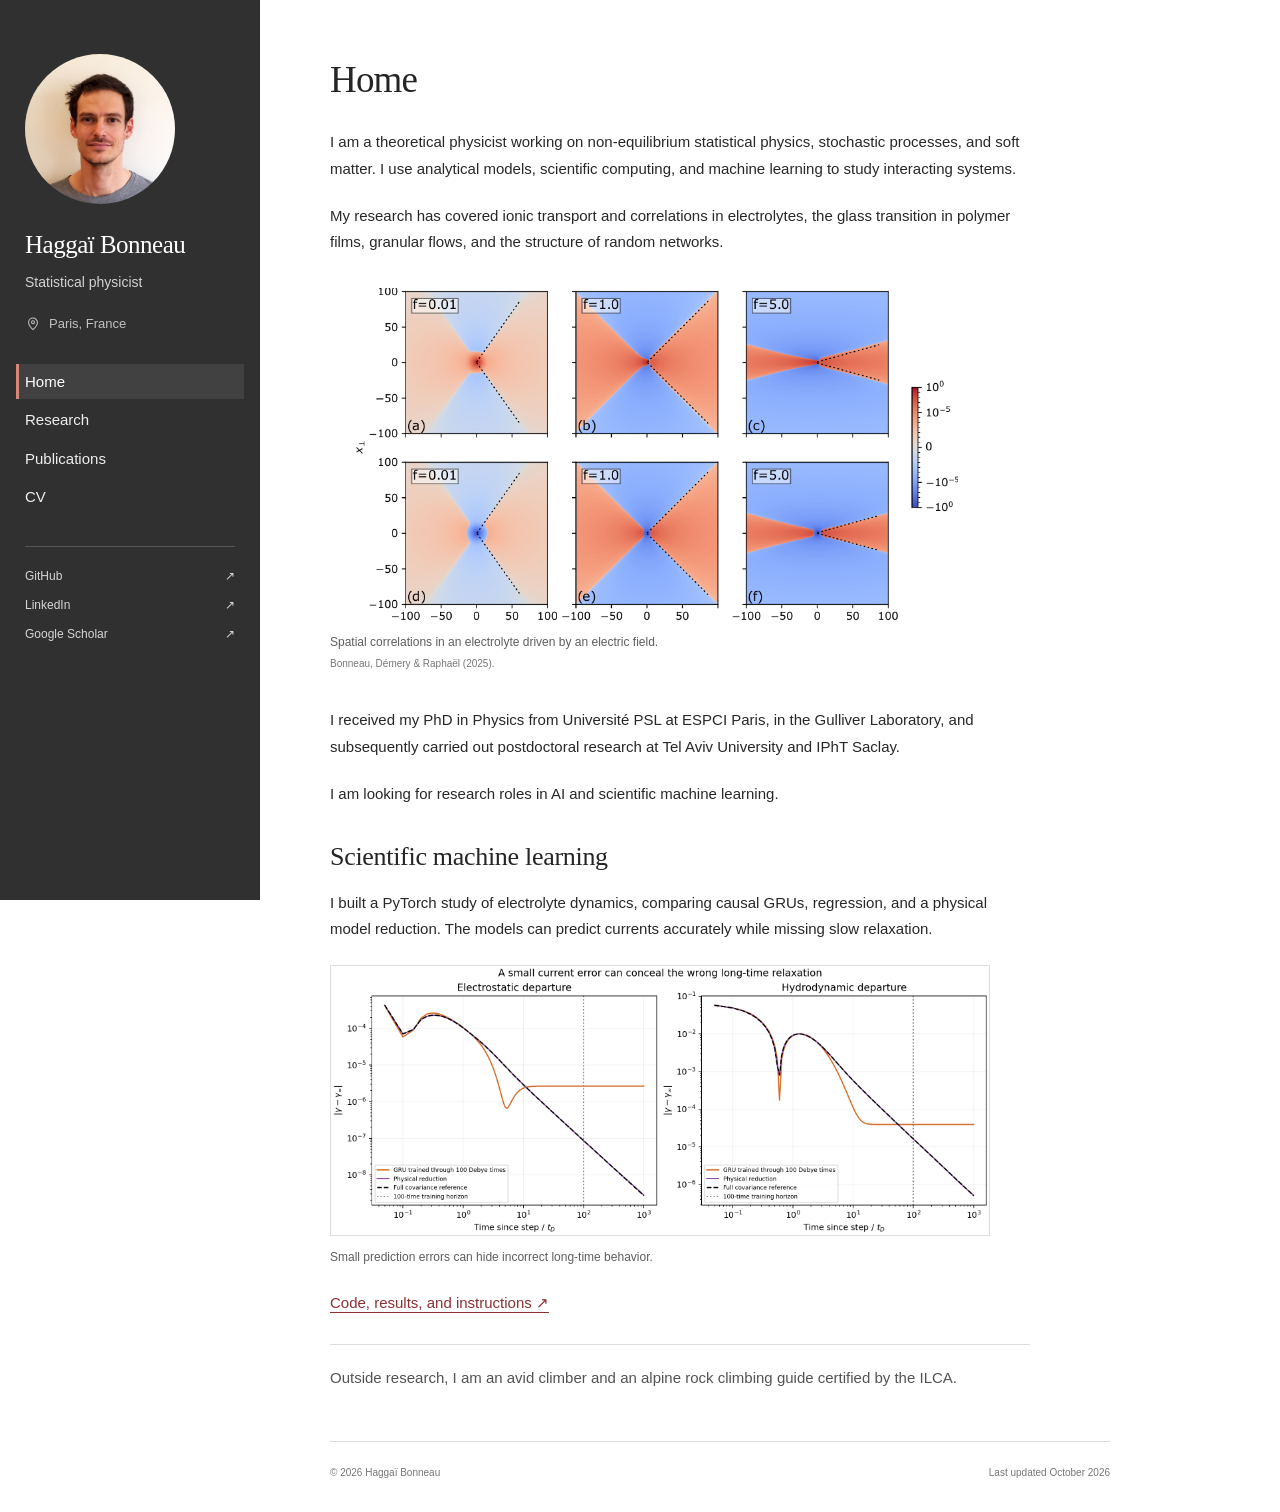
<file: index.html>
<!doctype html>
<html lang="en"><head><meta charset="utf-8"><meta name="viewport" content="width=device-width, initial-scale=1"><meta name="description" content="Haggaï Bonneau — statistical physicist working on scientific machine learning, stochastic processes, and soft matter. Research, projects, and CV."><meta name="theme-color" content="#303030"><title>Haggaï Bonneau | Statistical Physicist</title><link rel="icon" href="data:,"><link rel="stylesheet" href="style.css?v=20261028-ml-project"><link rel="canonical" href="https://hbonneau.github.io/"><meta property="og:site_name" content="Haggaï Bonneau"><meta property="og:title" content="Haggaï Bonneau | Statistical Physicist"><meta property="og:url" content="https://hbonneau.github.io/"><meta property="og:type" content="website"><meta property="og:image" content="https://hbonneau.github.io/assets/portrait.jpg"><meta property="og:image:alt" content="Haggaï Bonneau"><script type="application/ld+json">{"@context": "https://schema.org", "@type": "Person", "name": "Haggaï Bonneau", "alternateName": "Haggai Bonneau", "url": "https://hbonneau.github.io/", "image": "https://hbonneau.github.io/assets/portrait.jpg", "jobTitle": "Statistical physicist", "sameAs": ["https://www.linkedin.com/in/haggai-bonneau", "https://scholar.google.com/citations?user=iTKDGOEAAAAJ"]}</script></head>
<body><a class="skip" href="#main">Skip to content</a><div class="site-shell"><aside class="sidebar"><a href="index.html" class="identity" aria-label="Haggaï Bonneau homepage"><img class="portrait" src="assets/portrait.jpg" width="1321" height="1331" alt="Haggaï Bonneau"><span class="name">Haggaï Bonneau</span></a><p class="role">Statistical physicist</p><p class="location"><svg viewBox="0 0 20 20" aria-hidden="true"><path d="M15.5 8c0 4-5.5 9-5.5 9S4.5 12 4.5 8a5.5 5.5 0 1 1 11 0Z"/><circle cx="10" cy="7.8" r="1.8"/></svg>Paris, France</p><nav aria-label="Main navigation"><a href="index.html" aria-current="page">Home</a><a href="research.html">Research</a><a href="publications.html">Publications</a><a href="cv.html">CV</a></nav><div class="sidebar-links"><a href="https://github.com/HBonneau" target="_blank" rel="noopener noreferrer">GitHub <span aria-hidden="true">↗</span></a><a href="https://www.linkedin.com/in/haggai-bonneau" target="_blank" rel="noopener noreferrer">LinkedIn <span aria-hidden="true">↗</span></a><a href="https://scholar.google.com/citations?user=iTKDGOEAAAAJ&amp;hl=iw&amp;oi=ao" target="_blank" rel="noopener noreferrer">Google Scholar <span aria-hidden="true">↗</span></a></div></aside><div class="main-column"><main id="main"><section class="about" aria-labelledby="about-title"><h1 id="about-title">Home</h1><p>I am a theoretical physicist working on non-equilibrium statistical physics, stochastic processes, and soft matter. I use analytical models, scientific computing, and machine learning to study interacting systems.</p><p>My research has covered ionic transport and correlations in electrolytes, the glass transition in polymer films, granular flows, and the structure of random networks.</p><figure class="home-research"><a href="research.html#electrolytes" aria-label="Read about ionic transport and correlations"><img src="assets/research/ionic-correlations.png" width="1014" height="511" alt="Six ion correlation maps showing conical patterns at three applied electric field strengths"></a><figcaption>Spatial correlations in an electrolyte driven by an electric field.<span class="figure-source">Bonneau, Démery &amp; Raphaël (2025).</span></figcaption></figure><p>I received my PhD in Physics from Université PSL at ESPCI Paris, in the Gulliver Laboratory, and subsequently carried out postdoctoral research at Tel Aviv University and IPhT Saclay.</p><p>I am looking for research roles in AI and scientific machine learning.</p><section class="ml-project" aria-labelledby="ml-title"><h2 id="ml-title">Scientific machine learning</h2><p>I built a PyTorch study of electrolyte dynamics, comparing causal GRUs, regression, and a physical model reduction. The models can predict currents accurately while missing slow relaxation.</p><figure class="home-research"><a href="https://github.com/HBonneau/electrolyte-memory-surrogates" aria-label="View the electrolyte machine learning project"><img src="assets/projects/electrolyte-relaxation.png" width="1980" height="810" loading="lazy" alt="The GRU plateaus while the physical reference and reduced model continue to relax"></a><figcaption>Small prediction errors can hide incorrect long-time behavior.</figcaption></figure><p><a href="https://github.com/HBonneau/electrolyte-memory-surrogates">Code, results, and instructions ↗</a></p></section><p class="personal-note">Outside research, I am an avid climber and an alpine rock climbing guide certified by the ILCA.</p></section></main><footer><span>© 2026 Haggaï Bonneau</span><span>Last updated October 2026</span></footer></div></div><script src="script.js"></script></body></html>
</file>
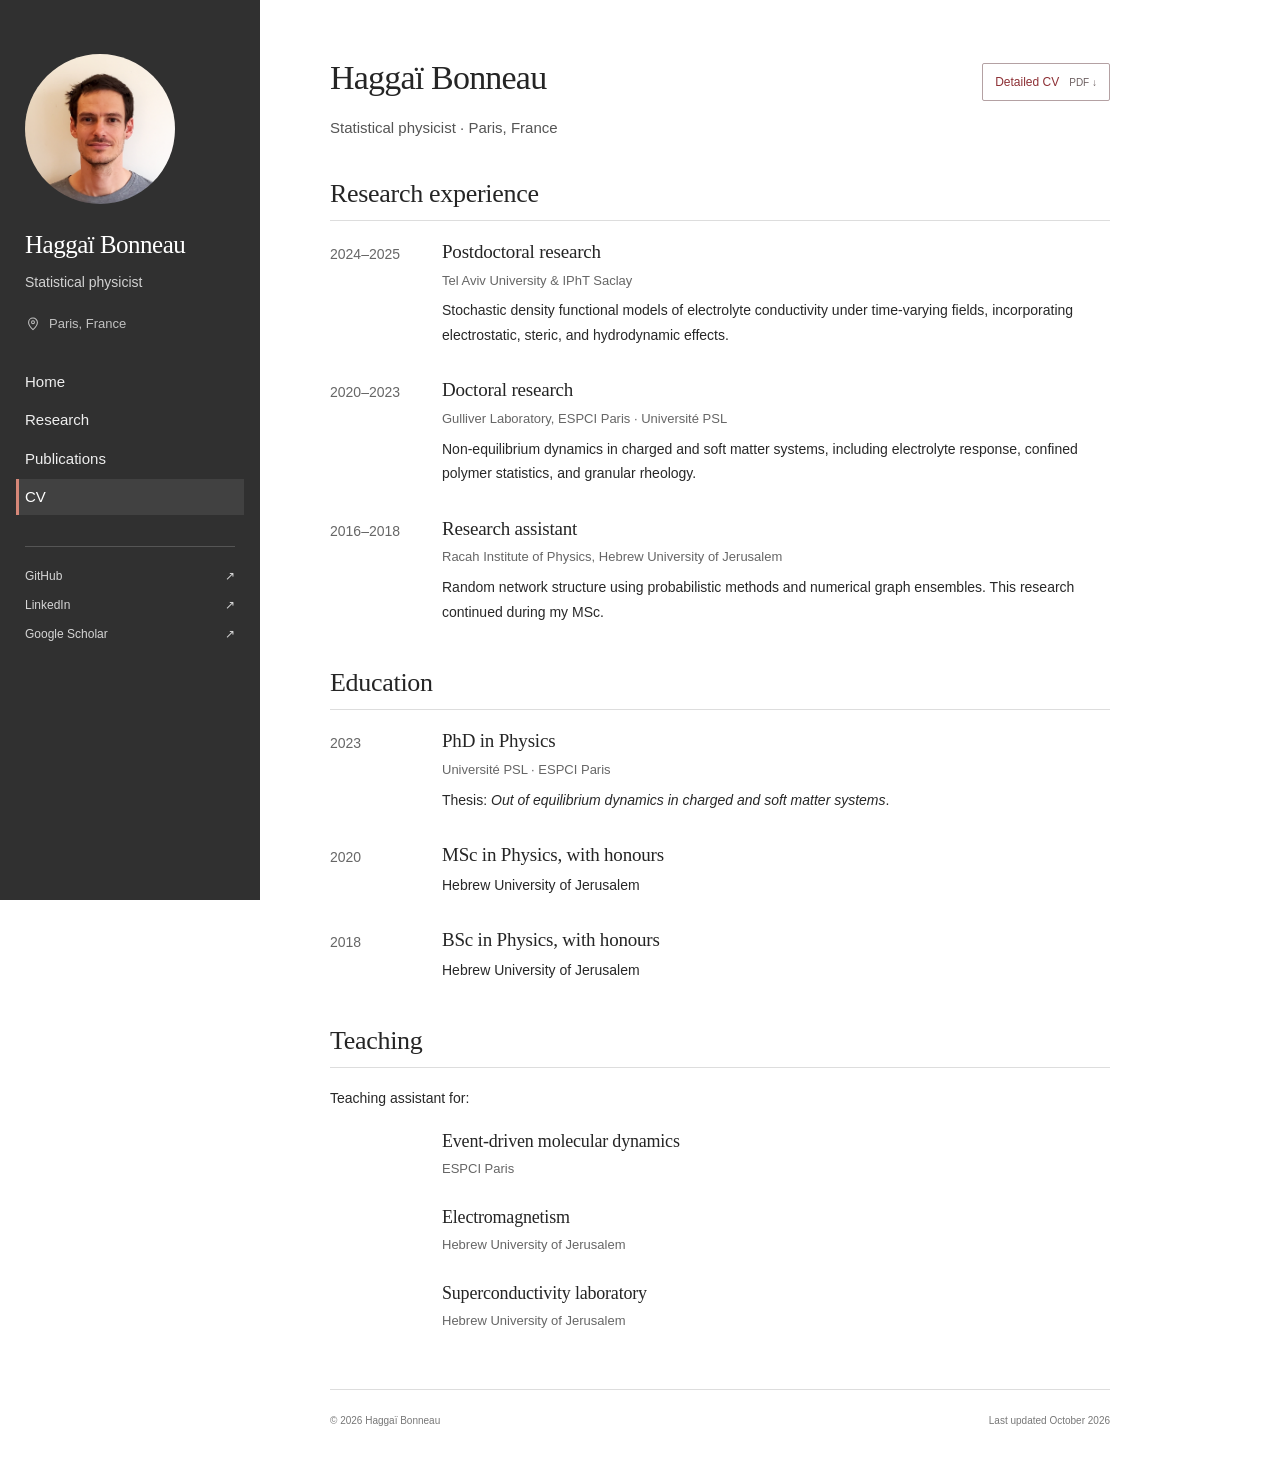
<file: cv.html>
<!doctype html>
<html lang="en"><head><meta charset="utf-8"><meta name="viewport" content="width=device-width, initial-scale=1"><meta name="description" content="Haggaï Bonneau — statistical physicist working on scientific machine learning, stochastic processes, and soft matter. Research, projects, and CV."><meta name="theme-color" content="#303030"><title>Curriculum vitae | Haggaï Bonneau</title><link rel="icon" href="data:,"><link rel="stylesheet" href="style.css?v=20261028-ml-project"><link rel="canonical" href="https://hbonneau.github.io/cv.html"><meta property="og:site_name" content="Haggaï Bonneau"><meta property="og:title" content="Curriculum vitae | Haggaï Bonneau"><meta property="og:url" content="https://hbonneau.github.io/cv.html"><meta property="og:type" content="website"><meta property="og:image" content="https://hbonneau.github.io/assets/portrait.jpg"><meta property="og:image:alt" content="Haggaï Bonneau"></head>
<body><a class="skip" href="#main">Skip to content</a><div class="site-shell"><aside class="sidebar"><a href="index.html" class="identity" aria-label="Haggaï Bonneau homepage"><img class="portrait" src="assets/portrait.jpg" width="1321" height="1331" alt="Haggaï Bonneau"><span class="name">Haggaï Bonneau</span></a><p class="role">Statistical physicist</p><p class="location"><svg viewBox="0 0 20 20" aria-hidden="true"><path d="M15.5 8c0 4-5.5 9-5.5 9S4.5 12 4.5 8a5.5 5.5 0 1 1 11 0Z"/><circle cx="10" cy="7.8" r="1.8"/></svg>Paris, France</p><nav aria-label="Main navigation"><a href="index.html">Home</a><a href="research.html">Research</a><a href="publications.html">Publications</a><a href="cv.html" aria-current="page">CV</a></nav><div class="sidebar-links"><a href="https://github.com/HBonneau" target="_blank" rel="noopener noreferrer">GitHub <span aria-hidden="true">↗</span></a><a href="https://www.linkedin.com/in/haggai-bonneau" target="_blank" rel="noopener noreferrer">LinkedIn <span aria-hidden="true">↗</span></a><a href="https://scholar.google.com/citations?user=iTKDGOEAAAAJ&amp;hl=iw&amp;oi=ao" target="_blank" rel="noopener noreferrer">Google Scholar <span aria-hidden="true">↗</span></a></div></aside><div class="main-column"><main id="main"><section><div class="cv-heading"><h1>Haggaï Bonneau</h1><a class="download-button" href="assets/Haggai-Bonneau-Detailed-CV.pdf" download="Haggai-Bonneau-Detailed-CV.pdf">Detailed CV <span class="pdf-label">PDF ↓</span></a></div><p class="intro">Statistical physicist · Paris, France<span class="print-contact"><br><a href="https://www.linkedin.com/in/haggai-bonneau">linkedin.com/in/haggai-bonneau</a></span></p><h2 class="cv-section">Research experience</h2><div class="timeline"><article><p class="period">2024–2025</p><div><h3>Postdoctoral research</h3><p class="institution">Tel Aviv University &amp; IPhT Saclay</p><p>Stochastic density functional models of electrolyte conductivity under time-varying fields, incorporating electrostatic, steric, and hydrodynamic effects.</p></div></article><article><p class="period">2020–2023</p><div><h3>Doctoral research</h3><p class="institution">Gulliver Laboratory, ESPCI Paris · Université PSL</p><p>Non-equilibrium dynamics in charged and soft matter systems, including electrolyte response, confined polymer statistics, and granular rheology.</p></div></article><article><p class="period">2016–2018</p><div><h3>Research assistant</h3><p class="institution">Racah Institute of Physics, Hebrew University of Jerusalem</p><p>Random network structure using probabilistic methods and numerical graph ensembles. This research continued during my MSc.</p></div></article></div><h2 class="cv-section">Education</h2><div class="timeline"><article><p class="period">2023</p><div><h3>PhD in Physics</h3><p class="institution">Université PSL · ESPCI Paris</p><p>Thesis: <i>Out of equilibrium dynamics in charged and soft matter systems</i>.</p></div></article><article><p class="period">2020</p><div><h3>MSc in Physics, with honours</h3><p>Hebrew University of Jerusalem</p></div></article><article><p class="period">2018</p><div><h3>BSc in Physics, with honours</h3><p>Hebrew University of Jerusalem</p></div></article></div><h2 class="cv-section">Teaching</h2><p class="teaching-intro">Teaching assistant for:</p><div class="timeline teaching-timeline"><article><div><h3>Event-driven molecular dynamics</h3><p class="institution">ESPCI Paris</p></div></article><article><div><h3>Electromagnetism</h3><p class="institution">Hebrew University of Jerusalem</p></div></article><article><div><h3>Superconductivity laboratory</h3><p class="institution">Hebrew University of Jerusalem</p></div></article></div></section></main><footer><span>© 2026 Haggaï Bonneau</span><span>Last updated October 2026</span></footer></div></div><script src="script.js"></script></body></html>
</file>
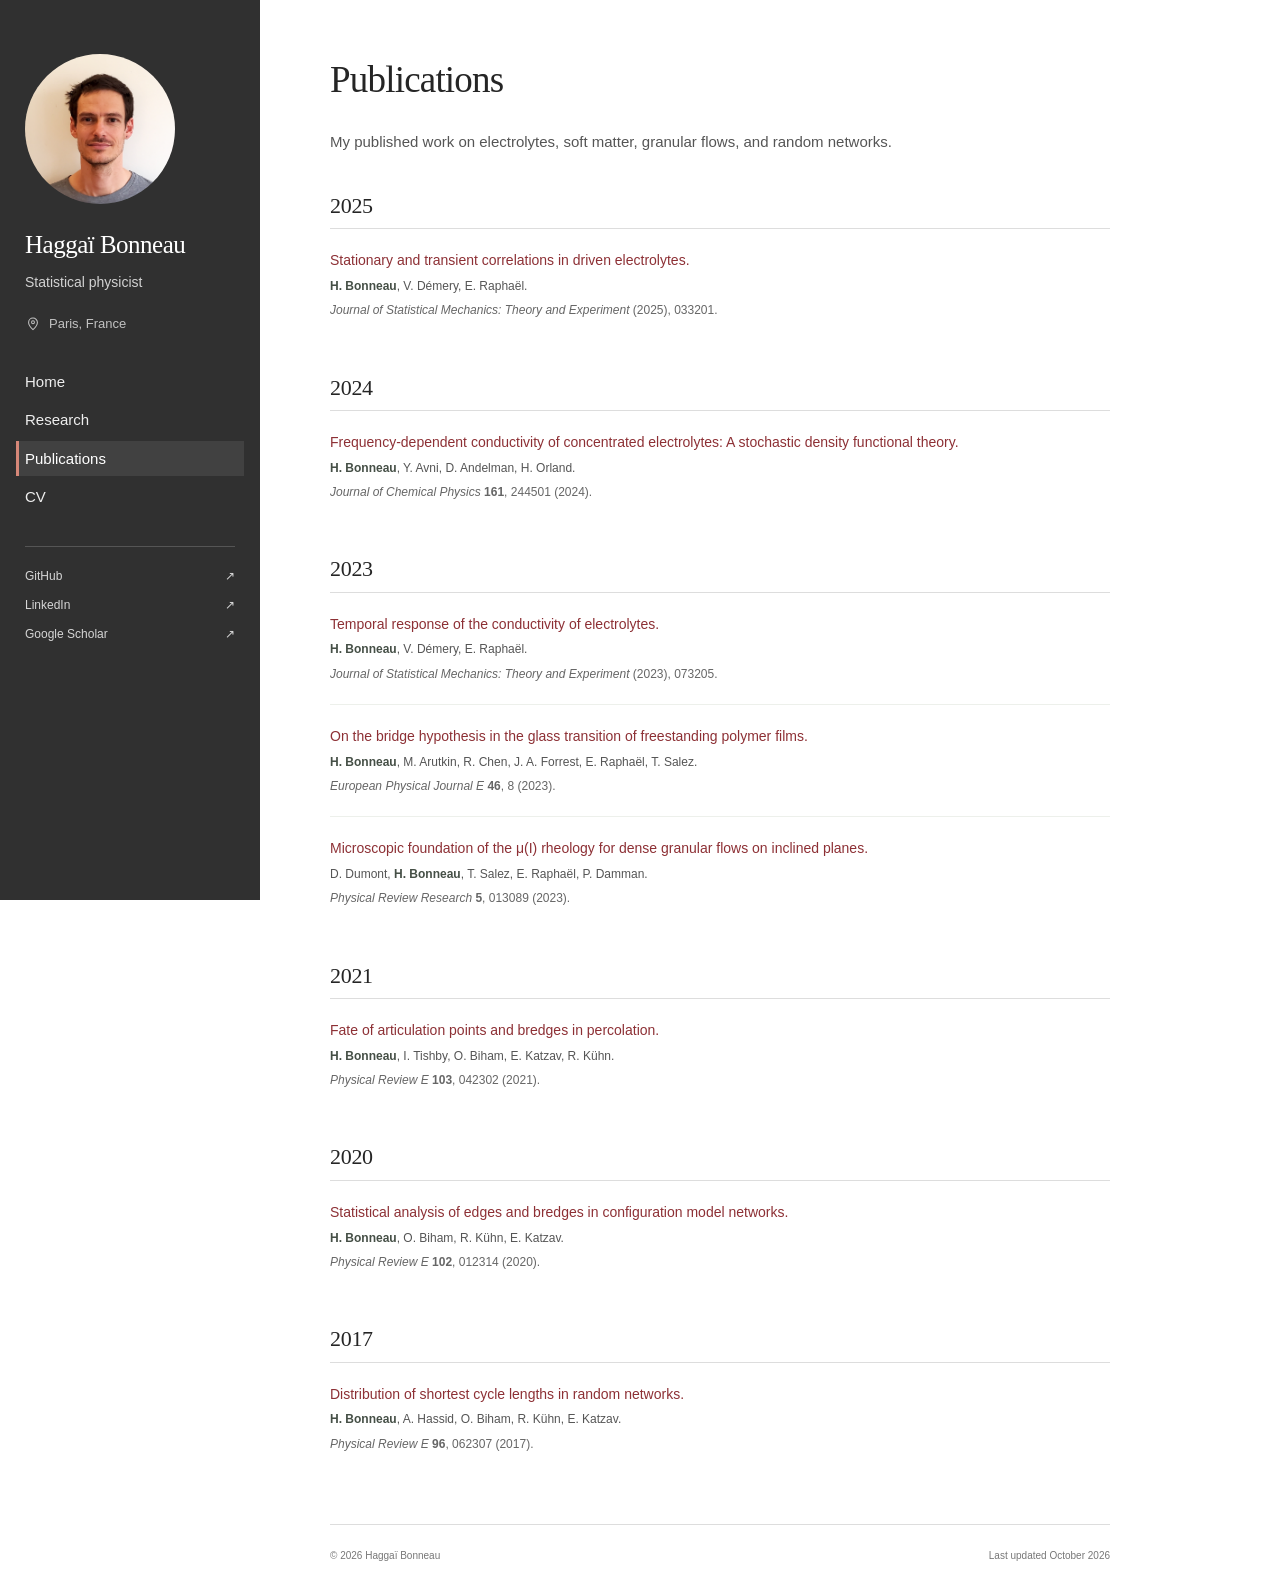
<file: publications.html>
<!doctype html>
<html lang="en"><head><meta charset="utf-8"><meta name="viewport" content="width=device-width, initial-scale=1"><meta name="description" content="Haggaï Bonneau — statistical physicist working on scientific machine learning, stochastic processes, and soft matter. Research, projects, and CV."><meta name="theme-color" content="#303030"><title>Publications | Haggaï Bonneau</title><link rel="icon" href="data:,"><link rel="stylesheet" href="style.css?v=20261028-ml-project"><link rel="canonical" href="https://hbonneau.github.io/publications.html"><meta property="og:site_name" content="Haggaï Bonneau"><meta property="og:title" content="Publications | Haggaï Bonneau"><meta property="og:url" content="https://hbonneau.github.io/publications.html"><meta property="og:type" content="website"><meta property="og:image" content="https://hbonneau.github.io/assets/portrait.jpg"><meta property="og:image:alt" content="Haggaï Bonneau"></head>
<body><a class="skip" href="#main">Skip to content</a><div class="site-shell"><aside class="sidebar"><a href="index.html" class="identity" aria-label="Haggaï Bonneau homepage"><img class="portrait" src="assets/portrait.jpg" width="1321" height="1331" alt="Haggaï Bonneau"><span class="name">Haggaï Bonneau</span></a><p class="role">Statistical physicist</p><p class="location"><svg viewBox="0 0 20 20" aria-hidden="true"><path d="M15.5 8c0 4-5.5 9-5.5 9S4.5 12 4.5 8a5.5 5.5 0 1 1 11 0Z"/><circle cx="10" cy="7.8" r="1.8"/></svg>Paris, France</p><nav aria-label="Main navigation"><a href="index.html">Home</a><a href="research.html">Research</a><a href="publications.html" aria-current="page">Publications</a><a href="cv.html">CV</a></nav><div class="sidebar-links"><a href="https://github.com/HBonneau" target="_blank" rel="noopener noreferrer">GitHub <span aria-hidden="true">↗</span></a><a href="https://www.linkedin.com/in/haggai-bonneau" target="_blank" rel="noopener noreferrer">LinkedIn <span aria-hidden="true">↗</span></a><a href="https://scholar.google.com/citations?user=iTKDGOEAAAAJ&amp;hl=iw&amp;oi=ao" target="_blank" rel="noopener noreferrer">Google Scholar <span aria-hidden="true">↗</span></a></div></aside><div class="main-column"><main id="main"><section><h1>Publications</h1><p class="intro">My published work on electrolytes, soft matter, granular flows, and random networks.</p><h2 class="year-heading">2025</h2><ol class="publication-list"><li class="publication"><a class="paper-title" href="https://doi.org/10.1088/1742-5468/adb4ce">Stationary and transient correlations in driven electrolytes.</a><p class="authors"><strong>H. Bonneau</strong>, V. Démery, E. Raphaël.</p><p class="journal"><i>Journal of Statistical Mechanics: Theory and Experiment</i> (2025), 033201. <a class="doi" href="https://doi.org/10.1088/1742-5468/adb4ce" aria-label="DOI for Stationary and transient correlations in driven electrolytes.">DOI ↗</a></p></li></ol><h2 class="year-heading">2024</h2><ol class="publication-list"><li class="publication"><a class="paper-title" href="https://doi.org/10.1063/5.0236073">Frequency-dependent conductivity of concentrated electrolytes: A stochastic density functional theory.</a><p class="authors"><strong>H. Bonneau</strong>, Y. Avni, D. Andelman, H. Orland.</p><p class="journal"><i>Journal of Chemical Physics</i> <b>161</b>, 244501 (2024). <a class="doi" href="https://doi.org/10.1063/5.0236073" aria-label="DOI for Frequency-dependent conductivity of concentrated electrolytes: A stochastic density functional theory.">DOI ↗</a></p></li></ol><h2 class="year-heading">2023</h2><ol class="publication-list"><li class="publication"><a class="paper-title" href="https://doi.org/10.1088/1742-5468/acdced">Temporal response of the conductivity of electrolytes.</a><p class="authors"><strong>H. Bonneau</strong>, V. Démery, E. Raphaël.</p><p class="journal"><i>Journal of Statistical Mechanics: Theory and Experiment</i> (2023), 073205. <a class="doi" href="https://doi.org/10.1088/1742-5468/acdced" aria-label="DOI for Temporal response of the conductivity of electrolytes.">DOI ↗</a></p></li><li class="publication"><a class="paper-title" href="https://doi.org/10.1140/epje/s10189-023-00272-z">On the bridge hypothesis in the glass transition of freestanding polymer films.</a><p class="authors"><strong>H. Bonneau</strong>, M. Arutkin, R. Chen, J. A. Forrest, E. Raphaël, T. Salez.</p><p class="journal"><i>European Physical Journal E</i> <b>46</b>, 8 (2023). <a class="doi" href="https://doi.org/10.1140/epje/s10189-023-00272-z" aria-label="DOI for On the bridge hypothesis in the glass transition of freestanding polymer films.">DOI ↗</a></p></li><li class="publication"><a class="paper-title" href="https://doi.org/10.1103/PhysRevResearch.5.013089">Microscopic foundation of the μ(I) rheology for dense granular flows on inclined planes.</a><p class="authors">D. Dumont, <strong>H. Bonneau</strong>, T. Salez, E. Raphaël, P. Damman.</p><p class="journal"><i>Physical Review Research</i> <b>5</b>, 013089 (2023). <a class="doi" href="https://doi.org/10.1103/PhysRevResearch.5.013089" aria-label="DOI for Microscopic foundation of the μ(I) rheology for dense granular flows on inclined planes.">DOI ↗</a></p></li></ol><h2 class="year-heading">2021</h2><ol class="publication-list"><li class="publication"><a class="paper-title" href="https://doi.org/10.1103/PhysRevE.103.042302">Fate of articulation points and bredges in percolation.</a><p class="authors"><strong>H. Bonneau</strong>, I. Tishby, O. Biham, E. Katzav, R. Kühn.</p><p class="journal"><i>Physical Review E</i> <b>103</b>, 042302 (2021). <a class="doi" href="https://doi.org/10.1103/PhysRevE.103.042302" aria-label="DOI for Fate of articulation points and bredges in percolation.">DOI ↗</a></p></li></ol><h2 class="year-heading">2020</h2><ol class="publication-list"><li class="publication"><a class="paper-title" href="https://doi.org/10.1103/PhysRevE.102.012314">Statistical analysis of edges and bredges in configuration model networks.</a><p class="authors"><strong>H. Bonneau</strong>, O. Biham, R. Kühn, E. Katzav.</p><p class="journal"><i>Physical Review E</i> <b>102</b>, 012314 (2020). <a class="doi" href="https://doi.org/10.1103/PhysRevE.102.012314" aria-label="DOI for Statistical analysis of edges and bredges in configuration model networks.">DOI ↗</a></p></li></ol><h2 class="year-heading">2017</h2><ol class="publication-list"><li class="publication"><a class="paper-title" href="https://doi.org/10.1103/PhysRevE.96.062307">Distribution of shortest cycle lengths in random networks.</a><p class="authors"><strong>H. Bonneau</strong>, A. Hassid, O. Biham, R. Kühn, E. Katzav.</p><p class="journal"><i>Physical Review E</i> <b>96</b>, 062307 (2017). <a class="doi" href="https://doi.org/10.1103/PhysRevE.96.062307" aria-label="DOI for Distribution of shortest cycle lengths in random networks.">DOI ↗</a></p></li></ol></section></main><footer><span>© 2026 Haggaï Bonneau</span><span>Last updated October 2026</span></footer></div></div><script src="script.js"></script></body></html>
</file>
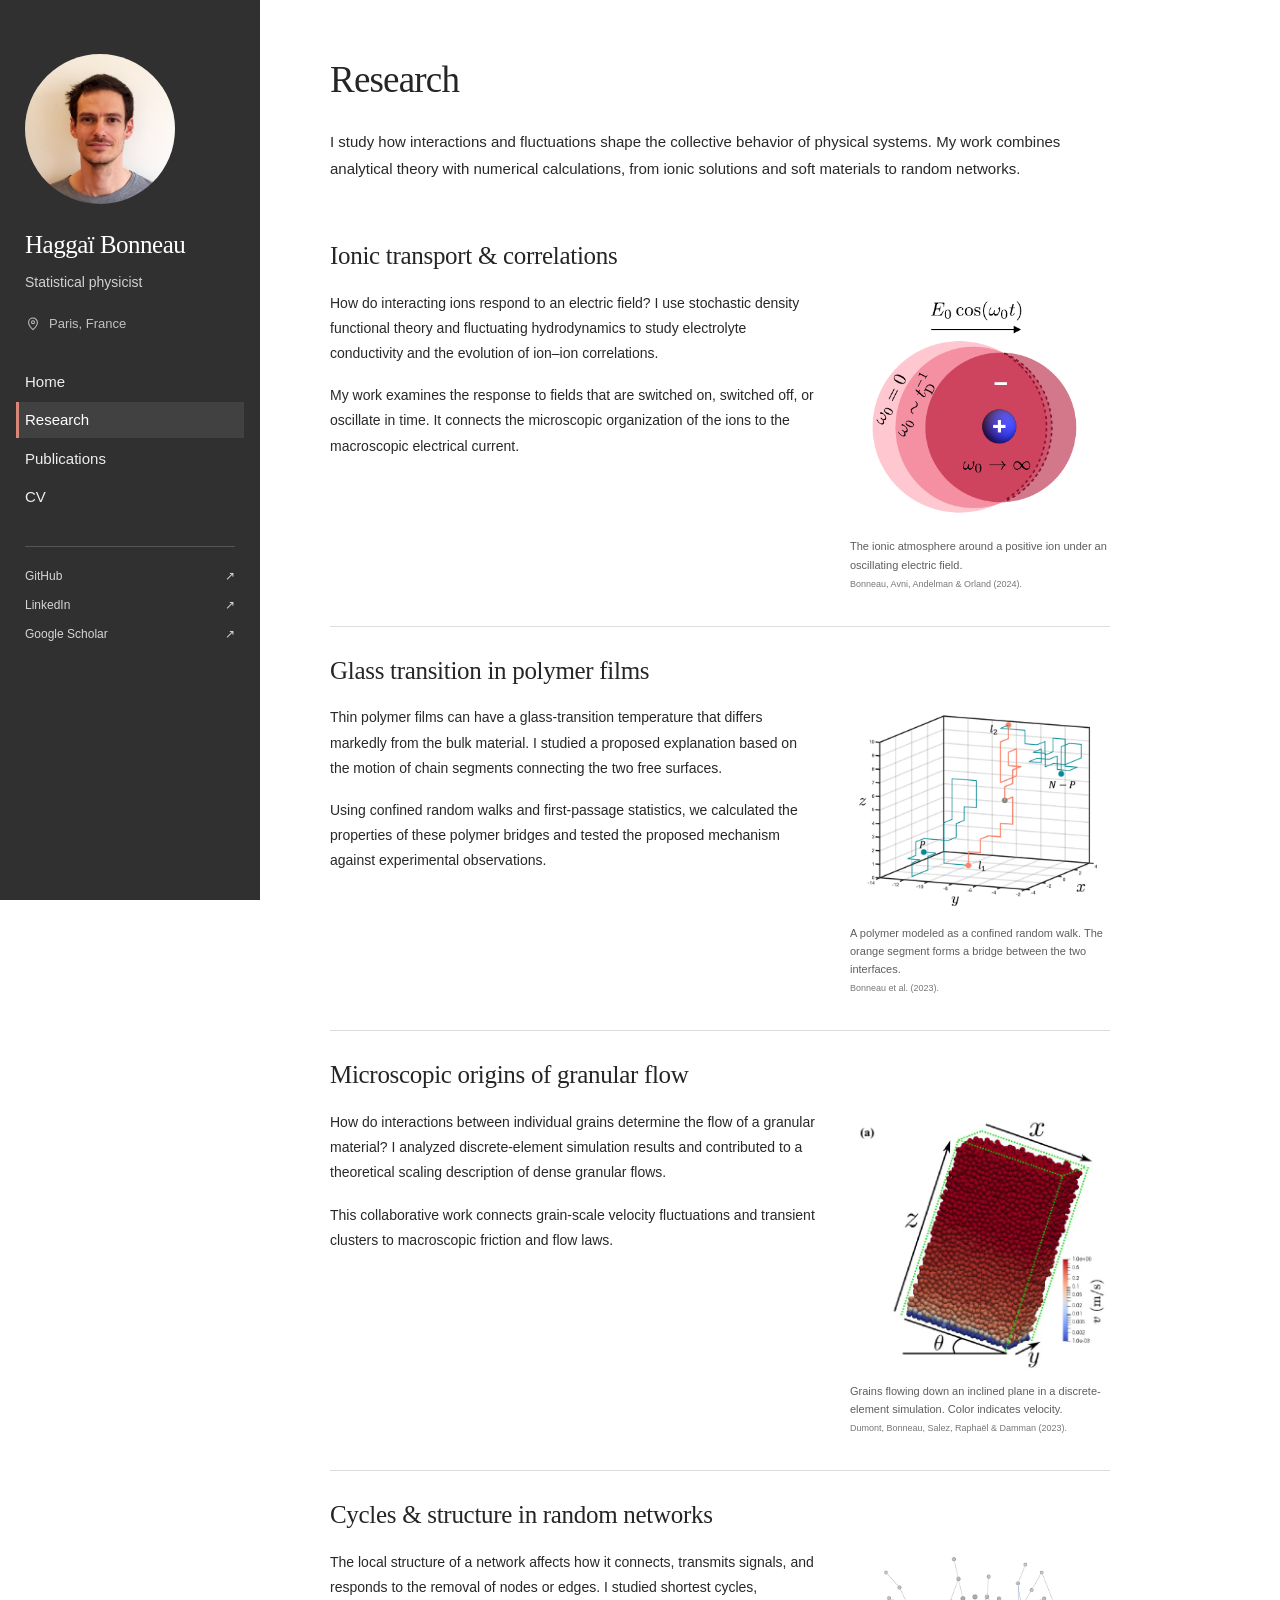
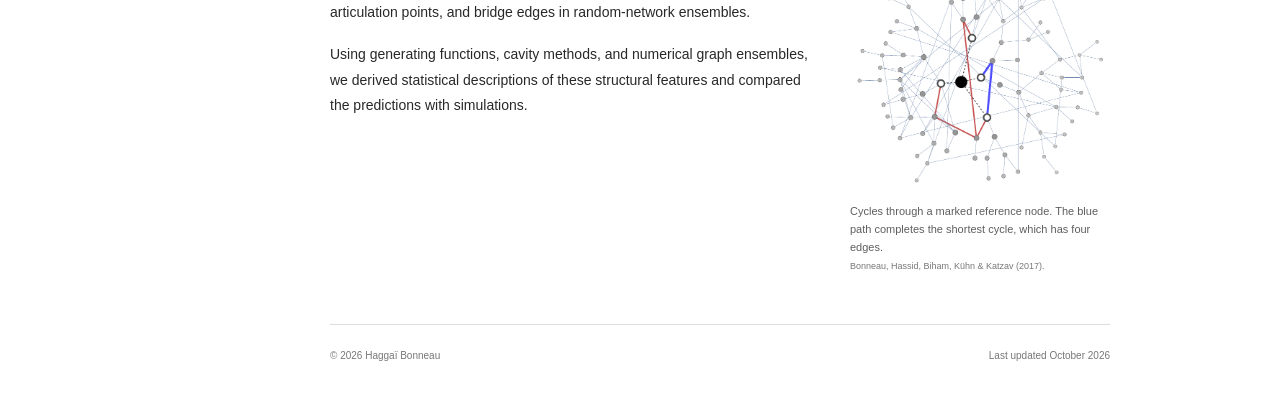
<file: research.html>
<!doctype html>
<html lang="en"><head><meta charset="utf-8"><meta name="viewport" content="width=device-width, initial-scale=1"><meta name="description" content="Haggaï Bonneau — statistical physicist working on scientific machine learning, stochastic processes, and soft matter. Research, projects, and CV."><meta name="theme-color" content="#303030"><title>Research | Haggaï Bonneau</title><link rel="icon" href="data:,"><link rel="stylesheet" href="style.css?v=20261028-ml-project"><link rel="canonical" href="https://hbonneau.github.io/research.html"><meta property="og:site_name" content="Haggaï Bonneau"><meta property="og:title" content="Research | Haggaï Bonneau"><meta property="og:url" content="https://hbonneau.github.io/research.html"><meta property="og:type" content="website"><meta property="og:image" content="https://hbonneau.github.io/assets/portrait.jpg"><meta property="og:image:alt" content="Haggaï Bonneau"></head>
<body><a class="skip" href="#main">Skip to content</a><div class="site-shell"><aside class="sidebar"><a href="index.html" class="identity" aria-label="Haggaï Bonneau homepage"><img class="portrait" src="assets/portrait.jpg" width="1321" height="1331" alt="Haggaï Bonneau"><span class="name">Haggaï Bonneau</span></a><p class="role">Statistical physicist</p><p class="location"><svg viewBox="0 0 20 20" aria-hidden="true"><path d="M15.5 8c0 4-5.5 9-5.5 9S4.5 12 4.5 8a5.5 5.5 0 1 1 11 0Z"/><circle cx="10" cy="7.8" r="1.8"/></svg>Paris, France</p><nav aria-label="Main navigation"><a href="index.html">Home</a><a href="research.html" aria-current="page">Research</a><a href="publications.html">Publications</a><a href="cv.html">CV</a></nav><div class="sidebar-links"><a href="https://github.com/HBonneau" target="_blank" rel="noopener noreferrer">GitHub <span aria-hidden="true">↗</span></a><a href="https://www.linkedin.com/in/haggai-bonneau" target="_blank" rel="noopener noreferrer">LinkedIn <span aria-hidden="true">↗</span></a><a href="https://scholar.google.com/citations?user=iTKDGOEAAAAJ&amp;hl=iw&amp;oi=ao" target="_blank" rel="noopener noreferrer">Google Scholar <span aria-hidden="true">↗</span></a></div></aside><div class="main-column"><main id="main"><section id="research" aria-labelledby="research-title"><h1 id="research-title">Research</h1><p class="research-intro">I study how interactions and fluctuations shape the collective behavior of physical systems. My work combines analytical theory with numerical calculations, from ionic solutions and soft materials to random networks.</p><article class="research-topic" id="electrolytes"><h2>Ionic transport &amp; correlations</h2><div class="topic-content"><div class="topic-description"><p>How do interacting ions respond to an electric field? I use stochastic density functional theory and fluctuating hydrodynamics to study electrolyte conductivity and the evolution of ion–ion correlations.</p><p>My work examines the response to fields that are switched on, switched off, or oscillate in time. It connects the microscopic organization of the ions to the macroscopic electrical current.</p></div><figure class="topic-figure"><a href="assets/research/ionic-atmosphere.png" aria-label="Enlarge figure: A cation surrounded by an ionic cloud under an oscillating electric field"><img src="assets/research/ionic-atmosphere.png" width="403" height="364" alt="A cation surrounded by an ionic cloud under an oscillating electric field" loading="lazy"></a><figcaption>The ionic atmosphere around a positive ion under an oscillating electric field.<span class="figure-source">Bonneau, Avni, Andelman &amp; Orland (2024).</span></figcaption></figure></div></article><article class="research-topic" id="polymer-films"><h2>Glass transition in polymer films</h2><div class="topic-content"><div class="topic-description"><p>Thin polymer films can have a glass-transition temperature that differs markedly from the bulk material. I studied a proposed explanation based on the motion of chain segments connecting the two free surfaces.</p><p>Using confined random walks and first-passage statistics, we calculated the properties of these polymer bridges and tested the proposed mechanism against experimental observations.</p></div><figure class="topic-figure"><a href="assets/research/polymer-bridge.png" aria-label="Enlarge figure: A confined random walk with an orange bridge joining the two interfaces"><img src="assets/research/polymer-bridge.png" width="706" height="561" alt="A confined random walk with an orange bridge joining the two interfaces" loading="lazy"></a><figcaption>A polymer modeled as a confined random walk. The orange segment forms a bridge between the two interfaces.<span class="figure-source">Bonneau et al. (2023).</span></figcaption></figure></div></article><article class="research-topic" id="granular-flow"><h2>Microscopic origins of granular flow</h2><div class="topic-content"><div class="topic-description"><p>How do interactions between individual grains determine the flow of a granular material? I analyzed discrete-element simulation results and contributed to a theoretical scaling description of dense granular flows.</p><p>This collaborative work connects grain-scale velocity fluctuations and transient clusters to macroscopic friction and flow laws.</p></div><figure class="topic-figure"><a href="assets/research/granular-flow.png" aria-label="Enlarge figure: A simulation snapshot of grains flowing down an inclined plane, colored by velocity"><img src="assets/research/granular-flow.png" width="536" height="536" alt="A simulation snapshot of grains flowing down an inclined plane, colored by velocity" loading="lazy"></a><figcaption>Grains flowing down an inclined plane in a discrete-element simulation. Color indicates velocity.<span class="figure-source">Dumont, Bonneau, Salez, Raphaël &amp; Damman (2023).</span></figcaption></figure></div></article><article class="research-topic" id="random-networks"><h2>Cycles &amp; structure in random networks</h2><div class="topic-content"><div class="topic-description"><p>The local structure of a network affects how it connects, transmits signals, and responds to the removal of nodes or edges. I studied shortest cycles, articulation points, and bridge edges in random-network ensembles.</p><p>Using generating functions, cavity methods, and numerical graph ensembles, we derived statistical descriptions of these structural features and compared the predictions with simulations.</p></div><figure class="topic-figure"><a href="assets/research/shortest-cycles.png" aria-label="Enlarge figure: A random network with a reference node and several highlighted cycles through that node"><img src="assets/research/shortest-cycles.png" width="722" height="667" alt="A random network with a reference node and several highlighted cycles through that node" loading="lazy"></a><figcaption>Cycles through a marked reference node. The blue path completes the shortest cycle, which has four edges.<span class="figure-source">Bonneau, Hassid, Biham, Kühn &amp; Katzav (2017).</span></figcaption></figure></div></article></section></main><footer><span>© 2026 Haggaï Bonneau</span><span>Last updated October 2026</span></footer></div></div><script src="script.js"></script></body></html>
</file>
<file: style.css>
:root{--ink:#303934;--muted:#6d756f;--accent:#35685d;--line:#e1e6e0;--paper:#fff;--side:#f6f8f5;--serif:Georgia,'Times New Roman',serif}*{box-sizing:border-box}html{scroll-behavior:smooth;scroll-padding-top:32px}body{margin:0;color:var(--ink);background:var(--paper);font-family:-apple-system,BlinkMacSystemFont,'Segoe UI',sans-serif;font-size:15px;line-height:1.75;-webkit-font-smoothing:antialiased}a{color:var(--accent);text-decoration-thickness:1px;text-underline-offset:4px}a:hover{color:#1b493d;text-decoration:underline}a:focus-visible,button:focus-visible{outline:2px solid var(--accent);outline-offset:5px;border-radius:2px}p{margin:0 0 17px}strong{font-weight:600}svg{display:block}.site-shell{display:grid;grid-template-columns:260px minmax(0,800px);max-width:1160px;margin:0 auto;min-height:100vh;padding:0 42px;gap:66px}.sidebar{position:sticky;top:0;align-self:start;padding:65px 30px 40px 22px;min-height:100vh;background:var(--side);border-left:1px solid #f0f2ed;border-right:1px solid #f0f2ed}.identity{display:block;color:var(--ink);text-decoration:none}.identity:hover{text-decoration:none}.avatar{position:relative;width:142px;height:142px;margin:0 0 25px;border:1px solid #d8e2d7;border-radius:50%;display:flex;align-items:center;justify-content:center;background:#eaf0e7;color:#52705c;font-family:var(--serif);font-size:48px;letter-spacing:-3px;box-shadow:0 0 0 7px #f0f4ed}.avatar:before,.avatar:after{content:'';position:absolute;border:1px solid #d9e3d5;border-radius:50%;inset:12px;transform:rotate(-25deg) scaleX(.63)}.avatar:after{transform:rotate(38deg) scaleX(.63)}.avatar span{position:absolute;right:20px;top:18px;width:7px;height:7px;background:#73927b;border-radius:50%}.name{font-family:var(--serif);font-size:25px;letter-spacing:-.5px;line-height:1.3;white-space:nowrap}.role{font-size:14px;color:#646f65;margin:7px 0 19px}.location{display:flex;align-items:center;gap:8px;font-size:13px;color:var(--muted);margin-bottom:26px}.location svg,.sidebar-links svg{width:16px;height:16px;stroke:currentColor;fill:none;stroke-width:1.3}.sidebar-links{border-top:1px solid var(--line);padding-top:19px;display:grid;gap:9px}.sidebar-links a{display:flex;gap:9px;align-items:center;font-size:13px;text-decoration:none}.sidebar-note{margin-top:38px;font-size:12px;color:#7d867c;line-height:1.9}.main-column{min-width:0}.topbar{height:99px;display:flex;justify-content:space-between;align-items:center;gap:20px;border-bottom:1px solid var(--line);margin-bottom:37px}nav{display:flex;gap:28px;align-self:stretch}nav a{position:relative;display:flex;align-items:center;font-size:13px;color:var(--muted);text-decoration:none}nav a[aria-current]{color:var(--accent);font-weight:600}nav a[aria-current]:after{content:'';position:absolute;bottom:-1px;height:2px;left:0;right:0;background:var(--accent)}.contact{font-size:12px;white-space:nowrap;text-decoration:none}.contact span{margin-left:4px}.eyebrow{font-size:10px;letter-spacing:1.8px;color:#738274;font-weight:600;margin:0 0 9px}h1,h2,h3{font-weight:400;color:#263c30}h1{font-family:var(--serif);font-size:38px;line-height:1.2;letter-spacing:-.8px;margin:0 0 22px}h2{font-family:var(--serif);font-size:26px;line-height:1.35;letter-spacing:-.3px;margin:0}h3{font-family:var(--serif);font-size:20px;line-height:1.4;margin:0 0 8px;letter-spacing:-.2px}.lead{font-size:18px;line-height:1.65;color:#445247;margin-bottom:17px}.about{margin-bottom:43px}.about p:not(.eyebrow){max-width:700px}.section-heading{display:flex;justify-content:space-between;align-items:baseline;gap:18px;border-bottom:1px solid var(--line);padding-bottom:12px;margin-bottom:8px}.section-heading>span{font-size:11px;color:#899087}.small-link{font-size:12px;text-decoration:none;white-space:nowrap}.research-row{display:grid;grid-template-columns:109px minmax(0,1fr);gap:25px;padding:24px 0;border-bottom:1px solid #edf0eb}.research-row:last-child{border:0;padding-bottom:0}.research-figure{display:flex;align-items:center;justify-content:center;width:109px;height:105px;border-radius:3px;background:#f6f8f3;margin-top:3px}.research-figure svg{width:100px;height:90px}.research-figure .guide{stroke:#dce4d6;stroke-width:1;stroke-dasharray:3 4;fill:none}.particles{fill:#e5ede1;stroke:#8aa38c;stroke-width:1}.marks,.arrow{stroke:#6b8a71;fill:none;stroke-width:1.2;stroke-linecap:round;stroke-linejoin:round}.chain{fill:none;stroke:#7f9c7d;stroke-width:2}.dots{fill:#698b6c}.edges{stroke:#bacbb2;fill:none;stroke-width:1.3}.nodes{fill:#8aa284;stroke:#f6f8f3;stroke-width:1.5}.research-row p{font-size:14px;line-height:1.75;margin-bottom:9px}.research-row .methods{font-size:11px;color:#7b8479;margin-bottom:7px}.research-row h3{font-size:19px}.research-row .small-link{font-size:11px}#research{margin-bottom:44px}.publication-list{list-style:none;padding:0;margin:0}.publication{padding:20px 0;border-bottom:1px solid #edf0eb}.publication:last-child{border-bottom:0}.paper-title{display:block;color:#355c4f;font-size:14px;line-height:1.6;font-weight:500;text-decoration:none}.publication p{font-size:12px;line-height:1.7;margin:4px 0 0}.authors{color:#6e756f}.authors strong{font-weight:600;color:#454f46}.journal{color:#83897f}.doi{font-size:10px;margin-left:5px;text-decoration:none}.intro{color:#687367;margin-bottom:35px}.year-heading{font-size:22px;margin-top:30px;padding-bottom:8px;border-bottom:1px solid var(--line)}footer{display:flex;justify-content:space-between;gap:15px;border-top:1px solid var(--line);margin-top:50px;padding:22px 0 30px;font-size:10px;color:#8a9187}.cv-heading{display:flex;justify-content:space-between;align-items:center;gap:20px}.cv-heading h1{margin-bottom:16px}.print-button{font-family:inherit;font-size:11px;color:var(--accent);border:1px solid #d2ded1;padding:9px 12px;border-radius:3px;background:#fff;cursor:pointer;white-space:nowrap}.print-button:hover{background:#f3f7f0}.cv-section{margin:35px 0 18px;padding-bottom:9px;border-bottom:1px solid var(--line)}.timeline article{display:grid;grid-template-columns:90px 1fr;gap:22px;margin-bottom:24px}.period{font-size:12px;color:var(--muted);padding-top:3px}.timeline h3{font-size:19px;margin-bottom:4px}.timeline p{font-size:14px;margin-bottom:6px}.timeline .institution{font-size:13px;color:var(--muted)}.skip{position:absolute;left:12px;top:-100px;z-index:10;background:#fff;padding:8px 14px}.skip:focus{top:10px}
@media(min-width:1400px){.site-shell{max-width:1200px;grid-template-columns:260px minmax(0,800px);gap:76px;padding:0 32px}}@media(max-width:1050px){.site-shell{padding:0 24px;grid-template-columns:220px minmax(0,1fr);gap:36px}.sidebar{padding-left:18px;padding-right:18px}.name{font-size:22px}nav{gap:22px}.contact{display:none}.section-heading>span{display:none}.research-row{gap:20px}}@media(max-width:700px){body{font-size:14px}.site-shell{display:block;padding:0 25px}.sidebar{position:static;min-height:0;padding:29px 0 24px;border:0;border-bottom:1px solid var(--line);background:none;display:grid;grid-template-columns:1fr;}.identity{padding-left:84px;position:relative;min-height:40px;display:flex;align-items:center}.avatar{position:absolute;left:3px;top:0;width:61px;height:61px;font-size:25px;box-shadow:0 0 0 4px #f0f4ed;margin:0;letter-spacing:-2px}.avatar:before,.avatar:after{inset:6px}.avatar span{width:4px;height:4px;right:8px;top:7px}.name{font-size:25px}.role{padding-left:84px;margin:0 0 17px;font-size:12px}.location{margin:0;font-size:12px;gap:5px}.sidebar-links{border:0;padding:0;display:flex;gap:17px;margin-top:10px}.sidebar-links a{font-size:12px;gap:6px}.sidebar-note{display:none}.topbar{height:64px;margin-bottom:29px}nav{width:100%;justify-content:space-between;gap:12px}nav a{font-size:12px}h1{font-size:33px;margin-bottom:19px}.eyebrow{font-size:9px;letter-spacing:1.4px}.lead{font-size:17px}h2{font-size:25px}.about{margin-bottom:33px}.research-row{grid-template-columns:65px minmax(0,1fr);gap:16px;padding:22px 0}.research-figure{width:65px;height:71px}.research-figure svg{width:61px;height:60px}.research-row h3{font-size:18px}.research-row p{font-size:13px}.research-row .methods{font-size:10px;line-height:1.8}.section-heading{gap:8px}.section-heading .small-link{font-size:10px}.paper-title{font-size:13px}.publication p{font-size:11px}footer{font-size:9px;margin-top:35px}.cv-heading{display:block}.print-button{margin-bottom:16px}.timeline article{grid-template-columns:72px minmax(0,1fr);gap:12px}.timeline h3{font-size:18px}.timeline p{font-size:13px}}
@media(prefers-reduced-motion:reduce){html{scroll-behavior:auto}}@media print{@page{size:A4;margin:17mm}body{font-size:10pt;line-height:1.5}.site-shell{display:block;padding:0;max-width:none}.sidebar,.topbar,footer,.print-button,.no-print,.skip{display:none}.main-column{width:100%}h1{font-size:27pt}h2,.cv-section{font-size:16pt;margin-top:20px}.intro{margin-bottom:20px}.timeline article{margin-bottom:14px;break-inside:avoid}.timeline p{font-size:10pt}.publication{padding:10px 0;break-inside:avoid}.paper-title{font-size:10pt}.publication p{font-size:9pt}a{color:inherit;text-decoration:none}.doi{display:none}h2,h3{break-after:avoid}}

/* Second draft: charcoal navigation and a single burgundy accent. */
:root{--ink:#282828;--muted:#666;--accent:#8d3035;--line:#ddd;--paper:#fff;--side:#303030}h1,h2,h3{color:#252525}.site-shell{max-width:1200px;grid-template-columns:260px minmax(0,780px);gap:70px;padding:0 32px}.sidebar{background:#303030;color:#fff;border:0;padding:54px 25px 35px;min-height:100vh}.identity,.identity:hover{color:white}.name{font-size:25px;white-space:normal}.avatar{width:120px;height:120px;border:1px solid #777;border-radius:0;box-shadow:none;background:none;color:#eee;font-size:48px;margin-bottom:26px}.avatar:before,.avatar:after,.avatar span{display:none}.role{color:#d2d2d2;margin-top:8px}.location{color:#c1c1c1;margin-bottom:28px}.sidebar nav{display:flex;flex-direction:column;gap:3px;align-items:stretch;margin:0 -9px}.sidebar nav a{font-size:15px;color:#eee;padding:5px 9px;line-height:1.7;display:block}.sidebar nav a:hover{background:#3c3c3c;color:#fff;text-decoration:none}.sidebar nav a[aria-current]{color:#fff;background:#414141;border-left:3px solid #d68778;padding-left:6px;font-weight:400}.sidebar nav a[aria-current]:after{display:none}.sidebar-links{border-top:1px solid #555;margin-top:31px;padding-top:19px}.sidebar-links a{color:#d6d6d6;font-size:12px;overflow-wrap:anywhere}.main-column{padding-top:58px}h1{font-size:37px;margin-bottom:27px}.about p{margin-bottom:21px}.about{max-width:720px}.intro{color:#555}.research-row.text-only{display:block;padding:22px 0 24px}.research-row h2{font-size:25px;margin-bottom:10px}.research-row p{font-size:15px}.research-row .methods{font-size:12px;color:#666}.paper-title{color:var(--accent)}.publication .authors{color:#555}.publication .journal{color:#666}.doi{display:none}.cv-heading{align-items:flex-start}.print-button{border-color:#bbb;color:var(--accent)}footer{color:#777;margin-top:50px}.year-heading{margin-top:32px}.avatar{font-family:Georgia,serif;letter-spacing:0}
@media(max-width:1050px){.site-shell{grid-template-columns:220px minmax(0,1fr);gap:38px;padding:0 24px}.sidebar{padding-left:19px;padding-right:19px}.sidebar-links a{font-size:11px}.name{font-size:23px}}
@media(max-width:700px){.site-shell{display:block;padding:0}.sidebar{padding:27px 24px 23px;min-height:0;display:block}.identity{padding-left:0;min-height:0}.avatar{display:none}.name{font-size:28px}.role{padding:0;margin:3px 0 10px;font-size:13px}.location{font-size:12px;margin:0 0 16px}.sidebar nav{flex-direction:row;flex-wrap:wrap;gap:5px 10px;margin:0 -6px}.sidebar nav a{font-size:13px;padding:3px 6px}.sidebar nav a[aria-current]{border-left:0;border-bottom:2px solid #d68778;padding:3px 6px}.sidebar-links{padding-top:12px;margin-top:15px}.sidebar-links a{font-size:12px}.main-column{padding:30px 24px 0}.research-row.text-only{display:block}h1{font-size:32px}footer{font-size:9px}.cv-heading{display:block}}
@media print{.site-shell{display:block;padding:0}.main-column{padding:0}.sidebar{display:none}h1{font-size:27pt}}

/* Original research figures selected by the author. */
.home-research{margin:33px 0 35px;max-width:660px}.home-research img{display:block;width:100%;height:auto}.home-research a{display:block}.home-research figcaption,.topic-figure figcaption{font-size:12px;line-height:1.65;color:#5e5e5e;margin-top:12px}.figure-source{display:block;font-size:10px;color:#777;margin-top:3px}.research-intro{margin-bottom:30px}.research-topic{padding:27px 0 34px;border-bottom:1px solid var(--line);scroll-margin-top:28px}.research-topic:last-child{border:0;padding-bottom:0}.research-topic h2{font-size:25px;margin-bottom:18px}.topic-content{display:grid;grid-template-columns:minmax(0,1fr) 260px;gap:30px;align-items:start}.topic-description p{font-size:14px;line-height:1.8;margin-bottom:17px}.topic-figure{margin:0;min-width:0}.topic-figure img{display:block;width:100%;height:auto;max-height:305px;object-fit:contain;object-position:center top}.topic-figure a{display:block}.topic-figure figcaption{font-size:11px}.topic-figure .figure-source{font-size:9px}.topic-figure a:focus-visible{outline-offset:6px}@media(max-width:1100px){.topic-content{grid-template-columns:minmax(0,1fr) 210px;gap:22px}}@media(max-width:900px){.topic-content{display:block}.topic-figure{max-width:350px;margin:22px auto 0}.topic-figure img{max-height:330px}.topic-description p{font-size:14px}}@media(max-width:700px){.home-research{margin:27px -8px}.home-research figcaption{margin-left:8px;margin-right:8px;font-size:11px}.research-topic h2{font-size:23px}.topic-figure{max-width:360px}.figure-source{font-size:9px}}@media print{.home-research,.topic-figure{break-inside:avoid}.topic-figure img{max-height:220px}}

.print-contact{display:none}@media print{.print-contact{display:inline}}

/* Portrait and the reviewed academic CV. */
.portrait{display:block;width:150px;height:150px;object-fit:cover;object-position:50% 46%;border-radius:50%;margin:0 0 25px}.identity{padding-left:0}.download-button{display:inline-flex;align-items:center;gap:10px;border:1px solid #b4a1a3;border-radius:2px;padding:9px 12px;color:var(--accent);font-size:12px;text-decoration:none;white-space:nowrap;line-height:1.5}.download-button:hover{background:#faf7f7;text-decoration:none}.pdf-label{font-size:10px;color:#6e6162}.teaching-details{padding-left:17px;margin:12px 0 0}.teaching-details li{font-size:14px;line-height:1.8;margin-bottom:13px}.personal-note{padding-top:20px;border-top:1px solid var(--line);margin-top:28px;color:#535353}.cv-heading h1{font-size:34px}.cv-heading{gap:15px}.sidebar-links{display:grid;gap:8px}.sidebar-links a{justify-content:space-between}.cv-heading .download-button{margin-top:5px}@media(max-width:1100px){.cv-heading{display:block}.cv-heading .download-button{margin:0 0 19px}.portrait{width:140px;height:140px}}@media(max-width:700px){.identity{display:flex;min-height:84px;padding-left:104px}.portrait{position:absolute;left:0;top:0;width:82px;height:82px;margin:0}.name{font-size:26px}.role{padding-left:104px;margin:-25px 0 26px;font-size:12px;position:relative;pointer-events:none}.location{margin-top:0}.download-button{font-size:12px}.teaching-details li{font-size:13px}.personal-note{font-size:13px}.cv-heading h1{font-size:32px}.sidebar{padding-top:25px}.sidebar-links a{justify-content:flex-start;gap:6px}}@media print{.download-button{display:none}.portrait{display:none}}

/* Keep the photo, navigation, and profile links on the left at every screen width. */
@media screen and (max-width:700px){
.site-shell{display:grid;grid-template-columns:150px minmax(0,1fr);gap:24px;padding:0 16px;min-height:100vh}
.sidebar{display:block;position:sticky;top:0;align-self:start;min-height:100vh;padding:32px 14px 25px;background:#303030}
.identity{display:block;position:static;min-height:0;padding:0}
.portrait{position:static;width:112px;height:112px;margin:0 0 23px;border-radius:50%}
.name{font-size:21px;line-height:1.35;display:block}
.role{position:static;padding:0;margin:8px 0 19px;font-size:12px;line-height:1.6;pointer-events:auto}
.location{font-size:11px;margin:0 0 22px;gap:5px}
.location svg{width:13px;height:13px;flex-shrink:0}
.sidebar nav{display:flex;flex-direction:column;flex-wrap:nowrap;align-items:stretch;gap:4px;width:auto;margin:0 -6px}
.sidebar nav a{display:block;padding:5px 6px;font-size:13px;line-height:1.7}
.sidebar nav a[aria-current]{padding:5px 6px 5px 3px;border-left:3px solid #d68778;border-bottom:0;background:#414141}
.sidebar-links{display:grid;gap:10px;border-top:1px solid #555;margin:27px 0 0;padding:17px 0 0}
.sidebar-links a{font-size:11px;gap:5px;justify-content:space-between;line-height:1.6}
.main-column{min-width:0;padding:34px 0 0}
h1,.cv-heading h1{font-size:29px;line-height:1.25}
h2{font-size:23px}.research-topic h2{font-size:21px}
.home-research{margin:25px 0 29px}.home-research figcaption{margin-left:0;margin-right:0;font-size:10px}
.topic-figure figcaption{font-size:10px}.figure-source{font-size:9px}
.download-button{max-width:100%;white-space:normal;align-items:center;font-size:11px;padding:8px 9px}
.pdf-label{flex-shrink:0;font-size:9px}
footer{flex-direction:column;align-items:flex-start;gap:3px;font-size:9px}
}
@media screen and (max-width:450px){
.site-shell{grid-template-columns:125px minmax(0,1fr);gap:16px;padding:0 12px}
.sidebar{padding:27px 10px 24px}.portrait{width:94px;height:94px;margin-bottom:20px}
.name{font-size:19px}.role{font-size:11px}.location{font-size:10px;align-items:flex-start}
.sidebar nav a{font-size:12px}.sidebar-links a{font-size:10px}
.main-column{padding-top:30px}body{font-size:13px}h1,.cv-heading h1{font-size:27px}
.timeline article{display:block}.timeline .period{margin-bottom:5px;font-size:11px}
.timeline h3{font-size:17px}.timeline p,.teaching-details li{font-size:12px}
.research-topic h2{font-size:20px}.topic-description p{font-size:13px}
.personal-note{font-size:12px}.publication p{font-size:10px}
}

/* Anchor the desktop sidebar to the browser's left edge. */
@media screen and (min-width:701px){
.site-shell{margin-left:0;margin-right:auto;padding-left:0}
}
.teaching-intro{font-size:14px;margin-bottom:18px}
.teaching-timeline article{margin-bottom:18px}
.teaching-timeline article>div{grid-column:2}
.teaching-timeline h3{font-size:18px;line-height:1.4}
@media screen and (max-width:700px){.teaching-timeline h3{font-size:17px}}

/* Scientific ML project. */
.ml-project{margin-top:32px}.ml-project h2{margin-bottom:16px}.ml-project .home-research{margin:22px 0}.ml-project img{border:1px solid var(--line)}
</file>
